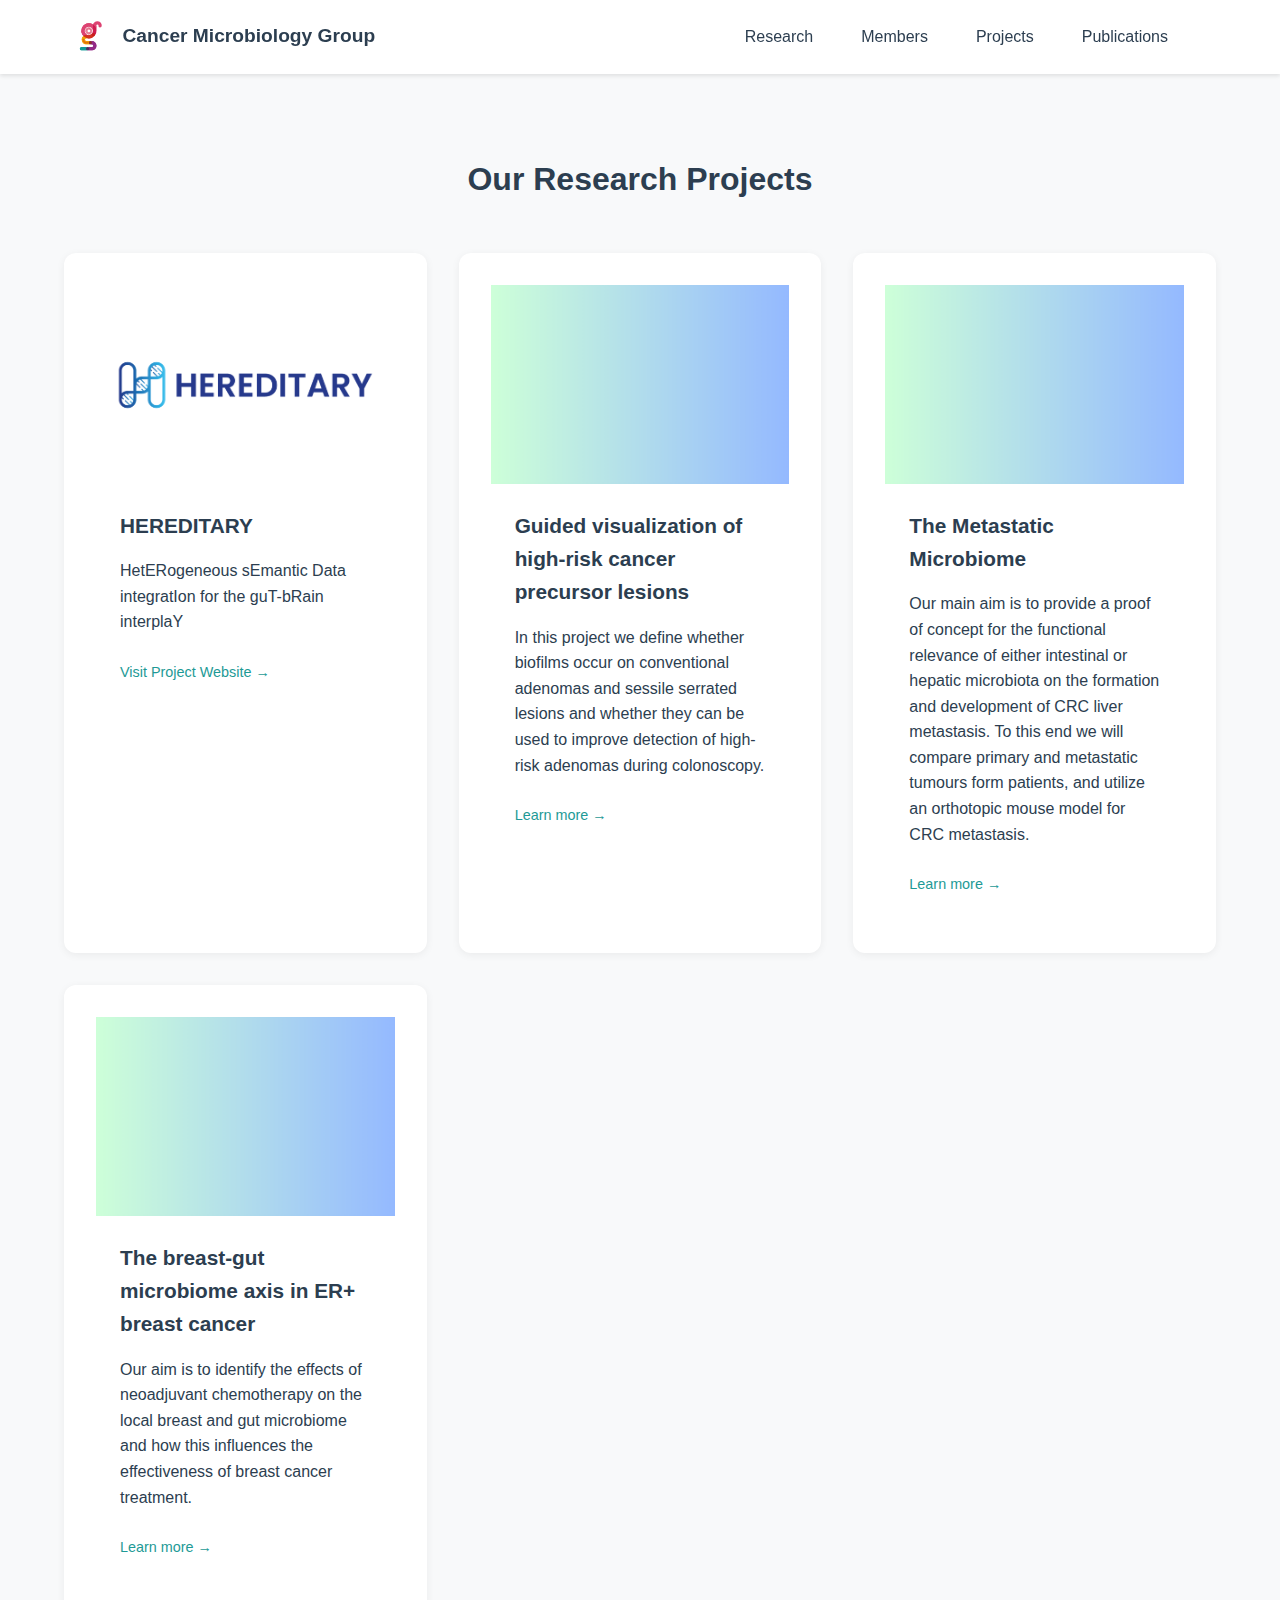
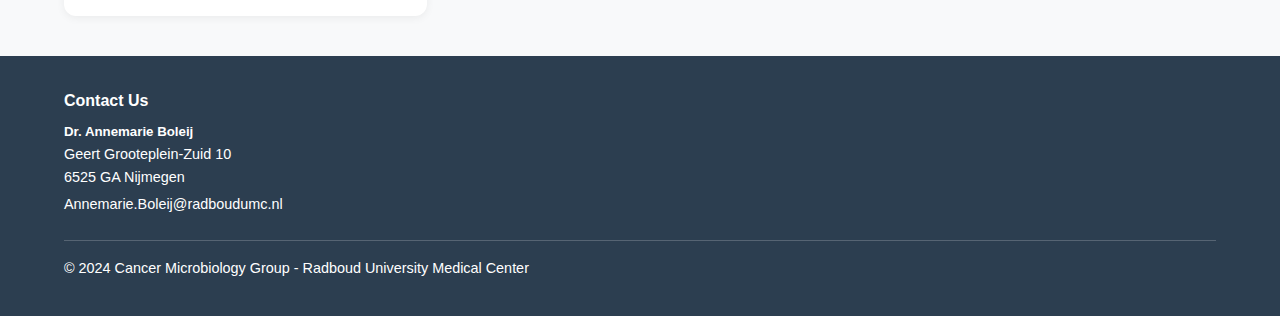
<file: pages/projects.html>
<!DOCTYPE html>
<html lang="en">
<head>
   <meta charset="UTF-8">
   <meta name="viewport" content="width=device-width, initial-scale=1.0">
   <title>Projects - Cancer Microbiology Group</title>
   <link rel="stylesheet" href="../styles/main.css">
   <link rel="stylesheet" href="../styles/projects.css">
   <link rel="icon" type="image/png" href="../assets/icons/GUTS - icon - fullcolor.svg">
</head>
<body>
   <header class="header">
       <div class="header-content">
           <a href="../index.html" class="logo">
               <img src="../assets/icons/GUTS - icon - fullcolor.svg" alt="Logo">
               <span>Cancer Microbiology Group</span>
           </a>
           <nav class="nav">
               <ul>
                   <li><a href="../index.html#research-narrative">Research</a></li>
                   <li><a href="members.html">Members</a></li>
                   <li><a href="projects.html">Projects</a></li>
                   <li><a href="publications.html">Publications</a></li>
               </ul>
           </nav>
       </div>
   </header>


   <main class="projects-page">
    <div class="projects-container">
        <h2 class="section-title">Our Research Projects</h2>

        <div class="projects-grid">
            <a href="https://hereditary-project.eu" target="_blank" class="project-card">
                <div class="project-image">
                    <img src="../assets/projects/hereditary.png" alt="HEREDITARY Project">
                </div>
                <div class="project-content">
                    <h3>HEREDITARY</h3>
                    <p>HetERogeneous sEmantic Data integratIon for the guT-bRain interplaY</p>
                    <span class="project-link">Visit Project Website →</span>
                </div>
            </a>

            <a href="projects/metastatic-microbiome.html" class="project-card">
                <div class="project-image">
                    <img src="../assets/projects/project-placeholder.png" alt="Metastatic Microbiome Project">
                </div>
                <div class="project-content">
                    <h3>Guided visualization of high-risk cancer precursor lesions</h3>
                    <p>In this project we define whether biofilms occur on conventional adenomas and sessile serrated lesions and whether they can be used to improve detection of high-risk adenomas during colonoscopy.</p>
                    <span class="project-link">Learn more →</span>
                </div>
            </a>

            <a href="projects/metastatic-microbiome.html" class="project-card">
                <div class="project-image">
                    <img src="../assets/projects/project-placeholder.png" alt="Metastatic Microbiome Project">
                </div>
                <div class="project-content">
                    <h3>The Metastatic Microbiome</h3>
                    <p>Our main aim is to provide a proof of concept for the functional relevance of either intestinal or hepatic microbiota on the formation and development of CRC liver metastasis. To this end we will compare primary and metastatic tumours form patients, and utilize an orthotopic mouse model for CRC metastasis.</p>
                    <span class="project-link">Learn more →</span>
                </div>
            </a>

            <a href="projects/metastatic-microbiome.html" class="project-card">
                <div class="project-image">
                    <img src="../assets/projects/project-placeholder.png" alt="Metastatic Microbiome Project">
                </div>
                <div class="project-content">
                    <h3>The breast-gut microbiome axis in ER+ breast cancer</h3>
                    <p>Our aim is to identify the effects of neoadjuvant chemotherapy on the local breast and gut microbiome and how this influences the effectiveness of breast cancer treatment.</p>
                    <span class="project-link">Learn more →</span>
                </div>
            </a>

        </div>
    </div>
</main>

   <footer class="footer">
       <div class="footer-content">
           <h4>Contact Us</h4>
           <h5>Dr. Annemarie Boleij</h5>
           <p>Geert Grooteplein-Zuid 10<br>
           6525 GA Nijmegen</p>
           <p><a href="mailto:Annemarie.Boleij@radboudumc.nl">Annemarie.Boleij@radboudumc.nl</a></p>
           <p class="footer-copyright">&copy; 2024 Cancer Microbiology Group - Radboud University Medical Center</p>
       </div>
   </footer>
</body>
</html>
</file>
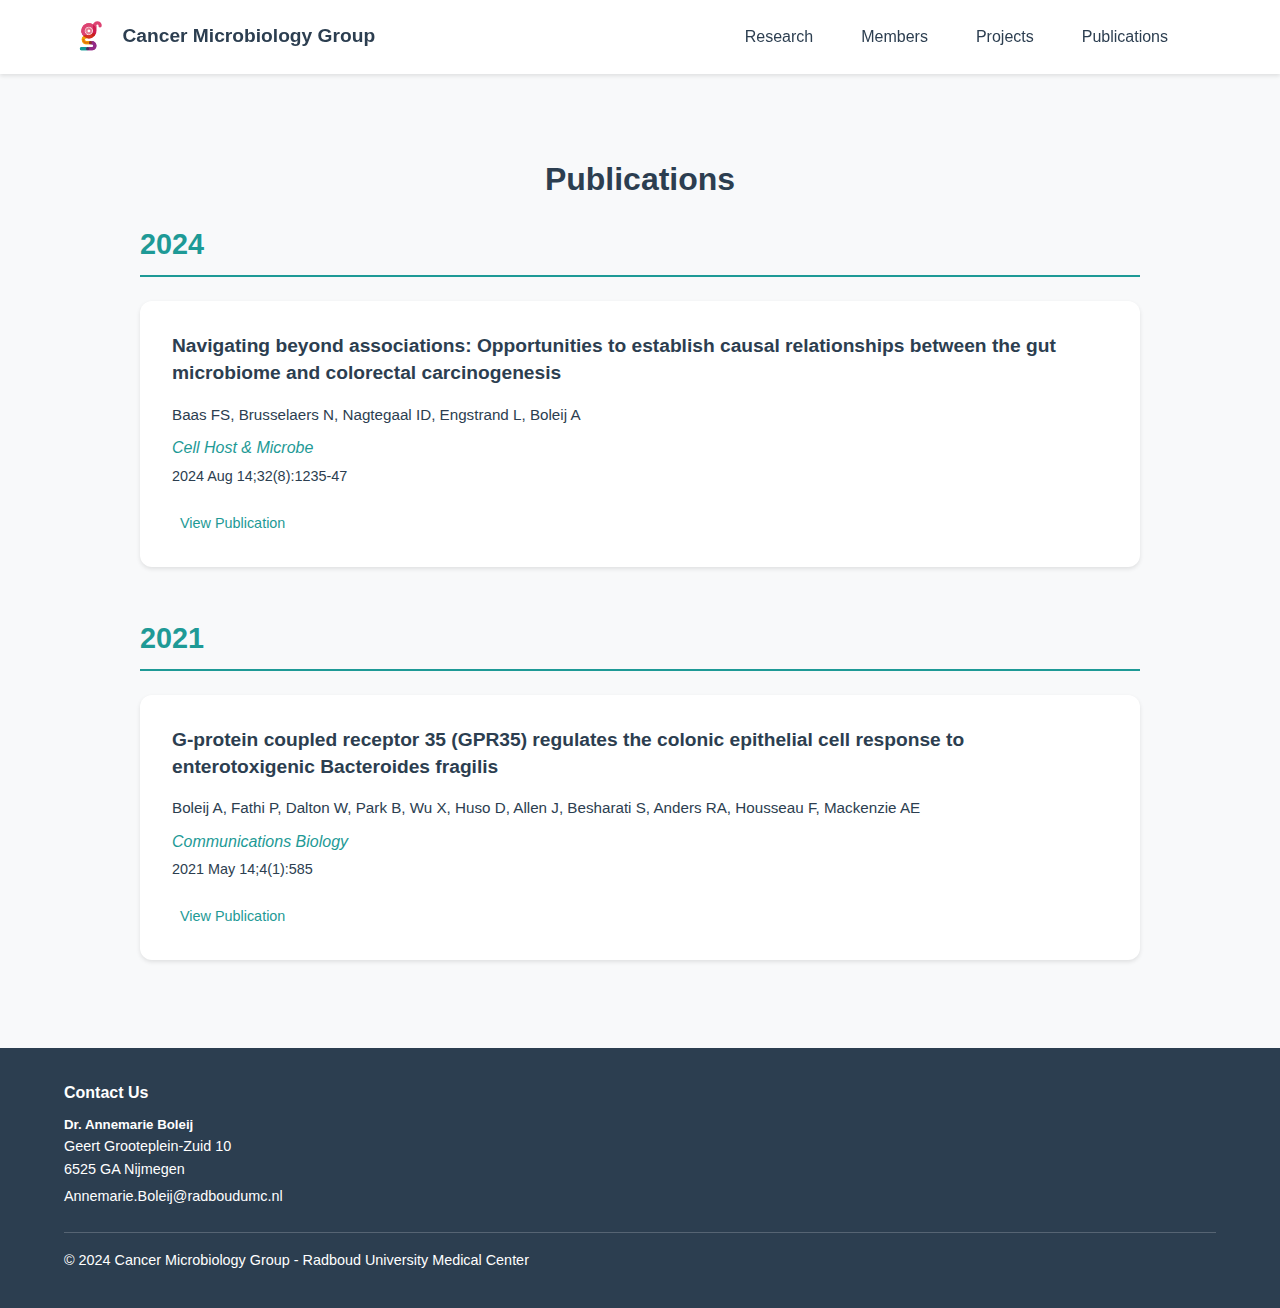
<file: pages/publications.html>
<!DOCTYPE html>
<html lang="en">
<head>
    <meta charset="UTF-8">
    <meta name="viewport" content="width=device-width, initial-scale=1.0">
    <title>Publications - Cancer Microbiology Group</title>
    <link rel="stylesheet" href="../styles/main.css">
    <link rel="stylesheet" href="../styles/publications.css">
    <link rel="icon" type="image/png" href="../assets/icons/GUTS - icon - fullcolor.svg">
</head>
<body>
    <header class="header">
        <div class="header-content">
            <a href="#" class="logo">
                <img src="../assets/icons/GUTS - icon - fullcolor.svg" alt="Logo">
                <span>Cancer Microbiology Group</span>
             </a>
            <nav class="nav">
                <ul>
                    <li><a href="../index.html">Research</a></li>
                    <li><a href="members.html">Members</a></li>
                    <li><a href="projects.html">Projects</a></li>
                    <li><a href="publications.html">Publications</a></li>
                </ul>
            </nav>
        </div>
     </header>

    <main class="publications-page">
        <h2 class="section-title">Publications</h2>

        <div class="publications-container">
            <div class="year-section">
                <h3 class="year">2024</h3>
                <div class="publication-card">
                    <div class="publication-info">
                        <h4 class="pub-title">Navigating beyond associations: Opportunities to establish causal relationships between the gut microbiome and colorectal carcinogenesis</h4>
                        <p class="authors">Baas FS, Brusselaers N, Nagtegaal ID, Engstrand L, Boleij A</p>
                        <p class="journal">Cell Host & Microbe</p>
                        <p class="pub-details">2024 Aug 14;32(8):1235-47</p>
                        <div class="pub-links">
                            <a href="#" class="pub-link">
                                <i class="fas fa-external-link-alt"></i> View Publication
                            </a>
                        </div>
                    </div>
                </div>
            </div>

            <div class="year-section">
                <h3 class="year">2021</h3>
                <div class="publication-card">
                    <div class="publication-info">
                        <h4 class="pub-title">G-protein coupled receptor 35 (GPR35) regulates the colonic epithelial cell response to enterotoxigenic Bacteroides fragilis</h4>
                        <p class="authors">Boleij A, Fathi P, Dalton W, Park B, Wu X, Huso D, Allen J, Besharati S, Anders RA, Housseau F, Mackenzie AE</p>
                        <p class="journal">Communications Biology</p>
                        <p class="pub-details">2021 May 14;4(1):585</p>
                        <div class="pub-links">
                            <a href="#" class="pub-link">
                                <i class="fas fa-external-link-alt"></i> View Publication
                            </a>
                        </div>
                    </div>
                </div>
            </div>
        </div>
    </main>
    <footer class="footer">
        <div class="footer-content">
            <h4>Contact Us</h4>
                <h5>Dr. Annemarie Boleij</h5>
                <p>Geert Grooteplein-Zuid 10<br>
                6525 GA Nijmegen</p>
                <p><a href="mailto:Annemarie.Boleij@radboudumc.nl">Annemarie.Boleij@radboudumc.nl</a></p>
            <p class="footer-copyright">&copy; 2024 Cancer Microbiology Group - Radboud University Medical Center</p>
        </div>
    </footer>
</body>
</html>
</file>
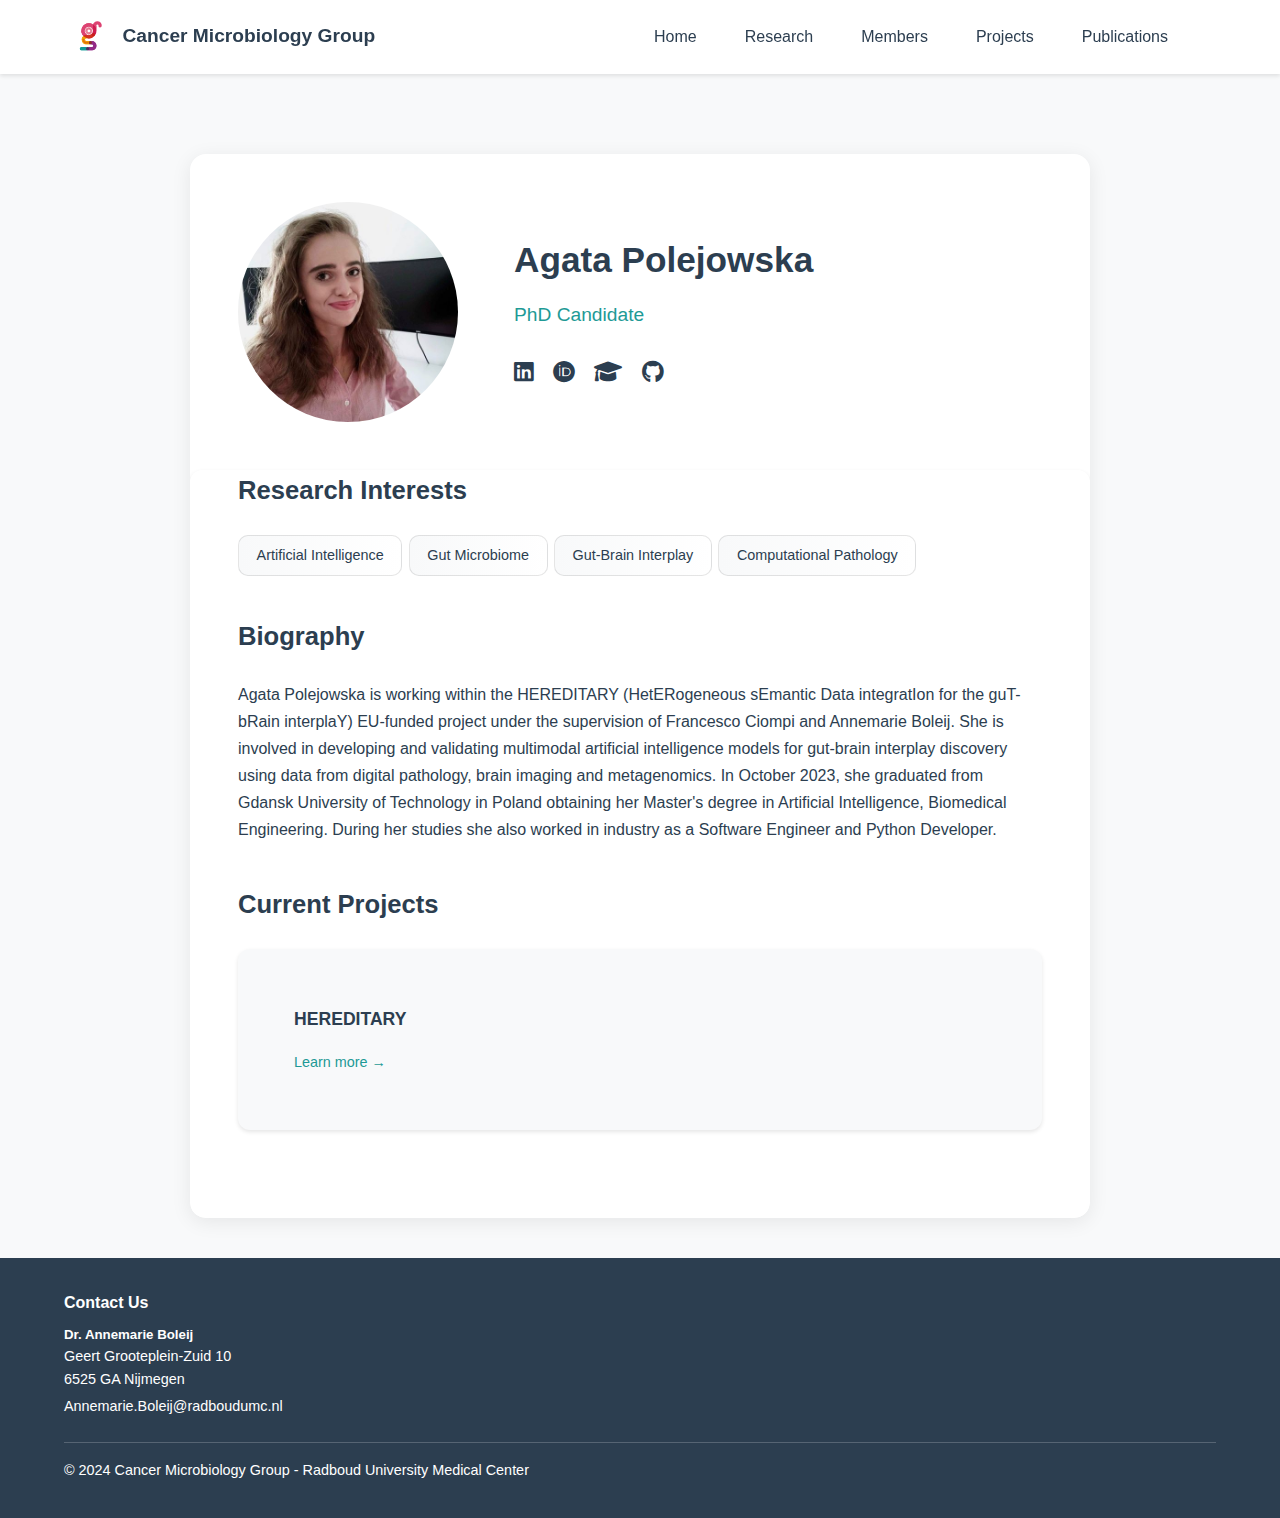
<file: pages/members/agata.html>
<!DOCTYPE html>
<html lang="en">
<head>
    <meta charset="UTF-8">
    <meta name="viewport" content="width=device-width, initial-scale=1.0">
    <title>Agata Polejowska - Cancer Microbiology Group</title>
    <link rel="stylesheet" href="../../styles/main.css">
    <link rel="stylesheet" href="../../styles/profile.css">
    <link rel="icon" type="image/png" href="../../assets/icons/GUTS - icon - fullcolor.svg">
    <link rel="stylesheet" href="https://cdnjs.cloudflare.com/ajax/libs/font-awesome/6.0.0/css/all.min.css">
</head>
<body>
    <header class="header">
        <div class="header-content">
            <a href="#" class="logo">
                <img src="../../assets/icons/GUTS - icon - fullcolor.svg" alt="Logo">
                <span>Cancer Microbiology Group</span>
             </a>
            <nav class="nav">
                <ul>
                    <li><a href="../../index.html">Home</a></li>
                    <li><a href="../../index.html#research-narrative">Research</a></li>
                    <li><a href="../members.html">Members</a></li>
                    <li><a href="../projects.html">Projects</a></li>
                    <li><a href="../publications.html">Publications</a></li>
                </ul>
            </nav>
        </div>
     </header>
     <main class="profile-page">
        <div class="profile-container">
            <div class="profile-card">
                <div class="profile-hero">
                    <div class="profile-image">
                        <img src="../../assets/team-photos/agata.png" alt="Agata Polejowska">
                    </div>
                    <div class="profile-info">
                        <h1>Agata Polejowska</h1>
                        <p class="profile-role">PhD Candidate</p>
                        <div class="profile-social">
                            <a href="https://www.linkedin.com/in/agatapolejowska/" class="social-link" title="LinkedIn">
                                <i class="fab fa-linkedin"></i>
                            </a>
                            <a href="https://orcid.org/0009-0001-6703-2926" class="social-link" title="ORCID">
                                <i class="fab fa-orcid"></i>
                            </a>
                            <a href="https://scholar.google.com/citations?user=guYHlkYAAAAJ&hl=en" class="social-link" title="Google Scholar">
                                <i class="fas fa-graduation-cap"></i>
                            </a>
                            <a href="https://github.com/polejowska" class="social-link" title="GitHub">
                                <i class="fab fa-github"></i>
                            </a>
                        </div>
                    </div>
                </div>
    
                <div class="profile-content">

                    <section class="interests-section">
                        <h2>Research Interests</h2>
                        <div class="interest-tags">
                            <span class="interest-tag">Artificial Intelligence</span>
                            <span class="interest-tag">Gut Microbiome</span>
                            <span class="interest-tag">Gut-Brain Interplay</span>
                            <span class="interest-tag">Computational Pathology</span>
                        </div>
                    </section>
                    
                    <section class="bio-section">
                        <h2>Biography</h2>
                        <p>Agata Polejowska is working within the HEREDITARY (HetERogeneous sEmantic Data integratIon for the guT-bRain interplaY) EU-funded project under the supervision of Francesco Ciompi and Annemarie Boleij. She is involved in developing and validating multimodal artificial intelligence models for gut-brain interplay discovery using data from digital pathology, brain imaging and metagenomics. In October 2023, she graduated from Gdansk University of Technology in Poland obtaining her Master's degree in Artificial Intelligence, Biomedical Engineering. During her studies she also worked in industry as a Software Engineer and Python Developer.</p>
                    </section>

    
                    <section class="projects-section">
                        <h2>Current Projects</h2>
                        <div class="projects-grid">
                            <a href="https://hereditary-project.eu" class="project-card">
                                <div class="project-content">
                                    <h3>HEREDITARY</h3>
                                    <p></p>
                                    <span class="project-link">Learn more →</span>
                                </div>
                            </a>
                        </div>
                    </section>
                </div>
            </div>
        </div>
    </main>
    <footer class="footer">
        <div class="footer-content">
            <h4>Contact Us</h4>
                <h5>Dr. Annemarie Boleij</h5>
                <p>Geert Grooteplein-Zuid 10<br>
                6525 GA Nijmegen</p>
                <p><a href="mailto:Annemarie.Boleij@radboudumc.nl">Annemarie.Boleij@radboudumc.nl</a></p>
            <p class="footer-copyright">&copy; 2024 Cancer Microbiology Group - Radboud University Medical Center</p>
        </div>
    </footer>
</body>
</html>
</file>
<file: styles/main.css>
:root {
    --primary: #2c3e50;
    --secondary: #1e9a96;
    --accent: #e74c3c;
    --background: #f8f9fa;
    --text: #2c3e50;
    --spacing: 2rem;
}

* {
    margin: 0;
    padding: 0;
    box-sizing: border-box;
}

body {
    font-family: 'Segoe UI', Tahoma, Geneva, Verdana, sans-serif;
    line-height: 1.6;
    color: var(--text);
    background-color: var(--background);
}

.header {
    position: static;
    width: 100%;
    background-color: white;
    box-shadow: 0 2px 4px rgba(0,0,0,0.1);
    z-index: 1000;
}

.nav ul {
    display: flex;
    justify-content: center;
    list-style: none;
    padding: 1rem;
}

.nav a {
    color: var(--primary);
    text-decoration: none;
    padding: 0.5rem 1rem;
    margin: 0 0.5rem;
    transition: color 0.3s;
}

.nav a:hover {
    color: var(--secondary);
}

.hero {
    height: 40vh;
    background-image: linear-gradient(rgba(255, 255, 255, 0.365), rgba(255, 255, 255, 0.5)),
    url('assets/logos/GUTS_primary_logo.svg');
    background-size: contain;
    background-repeat: no-repeat;
    background-position: center;
    display: flex;
    align-items: center;
    justify-content: center;
    color: black;
    text-align: center;
    padding-top: 60px;
    margin-top: 60px;
 }
 
 .hero h1 {
    text-shadow: 2px 2px 4px rgba(0,0,0,0.5);
 }

.section {
    padding: var(--spacing) 5%;
}

.section h2 {
    text-align: center;
    margin-bottom: var(--spacing);
    color: var(--primary);
}

.content {
    max-width: 900px;
    margin: 0 auto;
}

.content p {
    margin-bottom: 1rem;
}

.project-grid {
    display: grid;
    grid-template-columns: repeat(auto-fit, minmax(300px, 1fr));
    gap: var(--spacing);
}

.project-card {
    background: white;
    padding: 2rem;
    border-radius: 8px;
    box-shadow: 0 2px 4px rgba(0,0,0,0.1);
}

.project-card h3 {
    color: var(--secondary);
    margin-bottom: 1rem;
}

.team-grid {
    display: grid;
    grid-template-columns: repeat(auto-fit, minmax(200px, 1fr));
    gap: var(--spacing);
    text-align: center;
}

.team-member {
    margin-bottom: var(--spacing);
}

.team-member img {
    width: 200px;
    height: 200px;
    border-radius: 50%;
    margin-bottom: 1rem;
    object-fit: cover;
}

.team-member h3 {
    color: var(--primary);
    margin-bottom: 0.5rem;
}

.contact-content {
    display: flex;
    justify-content: center;
    gap: var(--spacing);
}

.contact-info {
    background: white;
    padding: 2rem;
    border-radius: 8px;
    box-shadow: 0 2px 4px rgba(0,0,0,0.1);
}

.button {
    display: inline-block;
    padding: 0.8rem 1.5rem;
    background-color: var(--secondary);
    color: white;
    text-decoration: none;
    border-radius: 4px;
    transition: background-color 0.3s;
}

.button:hover {
    background-color: var(--primary);
}

.footer {
    background-color: var(--primary);
    color: white;
    text-align: center;
    padding: 1rem;
}

@media (max-width: 768px) {
    .nav ul {
        flex-direction: column;
        align-items: center;
    }
    
    .nav li {
        margin: 0.5rem 0;
    }
    
    .hero h1 {
        font-size: 2.5rem;
    }
    
    .section {
        padding: var(--spacing) 1rem;
    }
}

.publication-year {
    margin-bottom: 2rem;
}

.publication-year h3 {
    color: var(--secondary);
    font-size: 1.5rem;
    margin-bottom: 1rem;
    padding-bottom: 0.5rem;
    border-bottom: 2px solid var(--secondary);
}

.journal {
    color: var(--accent);
    font-weight: 500;
    font-style: italic;
}

.publication {
    background: white;
    padding: 1.5rem;
    border-radius: 8px;
    box-shadow: 0 2px 4px rgba(0,0,0,0.1);
    margin-bottom: 1rem;
    display: block;
    text-decoration: none;
    color: var(--text);
    transition: transform 0.2s, box-shadow 0.2s;
}

.publication p {
    margin: 0;
    line-height: 1.6;
}

.publication:hover {
    transform: translateY(-2px);
    box-shadow: 0 4px 8px rgba(0,0,0,0.15);
}

.publication-title {
    color: #0e1822;
    font-weight: 500;
    margin-bottom: 0.3rem;
}

.journal {
    color: #1e9a96;
    font-style: italic;
}

.publications-content {
    max-width: 1000px;
    margin: 0 auto;
}

.footer {
    background-color: #2c3e50;
    color: white;
    padding: 2rem 5%;
}

.footer-content {
    text-align: left;
    max-width: 1200px;
}

.footer h3 {
    font-size: 1.2rem;
    margin-bottom: 0.75rem;
}

.footer h4 {
    font-size: 1rem;
    margin-bottom: 0.5rem;
}

.footer p {
    font-size: 0.9rem;
    margin-bottom: 0.25rem;
}

.footer a {
    color: white;
    text-decoration: none;
}


.footer-copyright {
    margin-top: 1.5rem;
    padding-top: 1rem;
    border-top: 1px solid rgba(255, 255, 255, 0.2);
    font-size: 0.8rem;
}




.group-photo-section::after {
    content: '';
    position: absolute;
    top: 0;
    left: 0;
    width: 100%;
    height: 100%;
    background: linear-gradient(rgba(44, 62, 80, 0.1), rgba(44, 62, 80, 0.2));
}
.section.team {
    padding-bottom: 0;
}

.group-photo-section {
    width: 100%;
    height: 50vh;
    overflow: hidden;
    position: relative;
    margin: 0 0 4rem 0;
}

.group-photo {
    width: 100%;
    height: 100%;
    object-fit: cover;
    object-position: center 30%;
}


.header-content {
    display: flex;
    justify-content: space-between;
    align-items: center;
    max-width: 1200px;
    margin: 0 auto;
    padding: 0.5rem 2rem;
}

.logo {
    display: flex;
    align-items: center;
    gap: 1rem;
}

.logo img {
    height: 40px;
    width: auto;
}

.logo span {
    font-size: 1.2rem;
    font-weight: 600;
    color: var(--primary);
}

.logo {
    display: flex;
    align-items: center;
    gap: 1rem;
    text-decoration: none;
}

.header {
    position: sticky;
    top: 0;
    width: 100%;
    background-color: rgba(255, 255, 255, 0.95);
    backdrop-filter: blur(5px);
    box-shadow: 0 2px 4px rgba(0,0,0,0.1);
    z-index: 1000;
 }

 .team-member, .project-card {
    text-decoration: none;
    color: inherit;
    transition: transform 0.2s;
}

.team-member:hover, .project-card:hover {
    transform: translateY(-5px);
}

.see-more-container {
    text-align: center;
    margin: 2rem 0;
}

.see-more {
    display: inline-flex;
    align-items: center;
    gap: 0.5rem;
    padding: 0.8rem 1.5rem;
    background-color: var(--primary);
    color: white;
    text-decoration: none;
    border-radius: 4px;
    transition: transform 0.2s, background-color 0.2s;
}

.see-more:hover {
    transform: translateX(5px);
    background-color: var(--secondary);
}

.see-more svg {
    transition: transform 0.2s;
}

.see-more:hover svg {
    transform: translateX(3px);
}

.projects-explore {
    padding: 2rem 0;
    text-align: center;
}

.explore-card {
    max-width: 350px;
    margin: 0 auto;
    padding: 2rem;
    background: linear-gradient(45deg, var(--primary), var(--secondary));
    border-radius: 8px;
    color: white;
}

.explore-card h3 {
    margin-bottom: 0.5rem;
    font-size: 1.5rem;
}

.explore-card p {
    margin-bottom: 1.5rem;
    opacity: 0.9;
}

.explore-link {
    display: inline-flex;
    align-items: center;
    gap: 0.8rem;
    color: white;
    text-decoration: none;
    padding: 0.8rem 1.5rem;
    background: rgba(255, 255, 255, 0.1);
    border-radius: 4px;
    transition: all 0.3s;
}

.explore-link:hover {
    background: rgba(255, 255, 255, 0.2);
    transform: translateY(-2px);
}

.explore-icon {
    transition: transform 0.3s;
}

.explore-link:hover .explore-icon {
    transform: rotate(90deg);
}

.publications-explore {
    padding: 3rem 0;
    margin: 2rem auto;
    max-width: 800px;
}

.publications-cta {
    display: block;
    text-decoration: none;
    color: inherit;
    background: linear-gradient(to right, var(--background), white);
    border-radius: 12px;
    padding: 2rem;
    box-shadow: 0 4px 6px rgba(0,0,0,0.1);
    transition: transform 0.3s, box-shadow 0.3s;
    border: 1px solid rgba(0,0,0,0.1);
}

.publications-cta:hover {
    transform: translateY(-5px);
    box-shadow: 0 8px 12px rgba(0,0,0,0.1);
}

.publications-cta-content {
    display: flex;
    align-items: center;
    gap: 2rem;
}

.cta-icon {
    color: var(--secondary);
    transition: transform 0.3s;
}

.publications-cta:hover .cta-icon {
    transform: rotate(-5deg);
}

.cta-text h4 {
    font-size: 1.4rem;
    margin-bottom: 0.5rem;
    color: var(--primary);
}

.cta-text p {
    color: #666;
    margin-bottom: 0.75rem;
}

.cta-link {
    color: var(--secondary);
    font-weight: 500;
    display: inline-flex;
    align-items: center;
    gap: 0.5rem;
}

.cta-link::after {
    content: '→';
    transition: transform 0.3s;
}

.publications-cta:hover .cta-link::after {
    transform: translateX(5px);
}
</file>
<file: styles/projects.css>
.projects-page {
    background-color: var(--background);
    padding: 80px 5% 40px;
}

.projects-container {
    max-width: 1200px;
    margin: 0 auto;
}

.section-title {
    text-align: center;
    color: var(--primary);
    font-size: 2rem;
    margin-bottom: 3rem;
}

.projects-grid {
    display: grid;
    grid-template-columns: repeat(auto-fit, minmax(300px, 1fr));
    gap: 2rem;
}

.project-card {
    background: white;
    border-radius: 12px;
    overflow: hidden;
    text-decoration: none;
    color: inherit;
    transition: transform 0.3s;
    box-shadow: 0 2px 8px rgba(0,0,0,0.06);
}

.project-card:hover {
    transform: translateY(-5px);
}

.project-image {
    width: 100%;
    height: 200px;
    overflow: hidden;
}

.project-image img {
    width: 100%;
    height: 100%;
    object-fit: contain;
    transition: transform 0.3s;
}

.project-card:hover .project-image img {
    transform: scale(1.05);
}

.project-content {
    padding: 1.5rem;
}

.project-content h3 {
    color: var(--primary);
    font-size: 1.3rem;
    margin-bottom: 1rem;
}

.project-content p {
    color: var(--text);
    margin-bottom: 1.5rem;
    line-height: 1.6;
}

.project-link {
    color: var(--secondary);
    font-size: 0.9rem;
    display: inline-flex;
    align-items: center;
    gap: 0.5rem;
    transition: gap 0.3s;
}

.project-card:hover .project-link {
    gap: 0.8rem;
}

@media (max-width: 768px) {
    .section-title {
        font-size: 1.75rem;
    }
    
    .projects-grid {
        grid-template-columns: 1fr;
    }
}
</file>
<file: styles/publications.css>
.publications-page {
    background-color: var(--background);
    padding: 80px 5% 40px;
}

.publications-container {
    max-width: 1000px;
    margin: 0 auto;
}

.year-section {
    margin-bottom: 3rem;
}

.year {
    color: var(--secondary);
    font-size: 1.8rem;
    margin-bottom: 1.5rem;
    padding-bottom: 0.5rem;
    border-bottom: 2px solid var(--secondary);
}

.publication-card {
    background: white;
    border-radius: 12px;
    padding: 2rem;
    margin-bottom: 1.5rem;
    box-shadow: 0 2px 4px rgba(0,0,0,0.1);
    transition: transform 0.3s;
}

.publication-card:hover {
    transform: translateY(-5px);
}

.pub-title {
    color: var(--primary);
    font-size: 1.2rem;
    margin-bottom: 1rem;
    line-height: 1.4;
}

.authors {
    color: var(--text);
    margin-bottom: 0.5rem;
    font-size: 0.95rem;
}

.journal {
    color: var(--secondary);
    font-weight: 500;
    margin-bottom: 0.25rem;
    font-style: italic;
}

.pub-details {
    color: var(--text);
    font-size: 0.9rem;
    margin-bottom: 1rem;
}

.pub-links {
    display: flex;
    gap: 1rem;
    margin-top: 1.5rem;
}

.pub-link {
    display: inline-flex;
    align-items: center;
    gap: 0.5rem;
    color: var(--secondary);
    text-decoration: none;
    font-size: 0.9rem;
    transition: color 0.3s;
}

.pub-link:hover {
    color: var(--primary);
}

@media (max-width: 768px) {
    .publications-container {
        padding: 0;
    }

    .publication-card {
        padding: 1.5rem;
    }
}

.section-title {
    color: var(--primary);
    font-size: 2.0rem;
    margin-bottom: 1rem;
    text-align: center;
}
</file>
<file: styles/profile.css>
.profile-page {
    background-color: var(--background);
    padding: 80px 5% 40px;
}

.profile-container {
    max-width: 1000px;
    margin: 0 auto;
}

.profile-header {
    background: white;
    border-radius: 12px;
    padding: 2rem;
    display: flex;
    gap: 3rem;
    align-items: center;
    margin-bottom: 2rem;
    box-shadow: 0 2px 4px rgba(0,0,0,0.1);
}

.profile-image {
    width: 200px;
    height: 200px;
    flex-shrink: 0;
}

.profile-image img {
    width: 100%;
    height: 100%;
    border-radius: 50%;
    object-fit: cover;
}

.profile-info {
    flex: 1;
}

.profile-info h1 {
    color: var(--primary);
    margin-bottom: 0.5rem;
    font-size: 2rem;
}

.profile-role {
    color: var(--secondary);
    font-size: 1.1rem;
    margin-bottom: 1rem;
}

.profile-social {
    display: flex;
    gap: 1rem;
}

.social-link {
    color: var(--text);
    font-size: 1.5rem;
    transition: color 0.3s;
}

.social-link:hover {
    color: var(--secondary);
}

.profile-content {
    background: white;
    border-radius: 12px;
    padding: 2rem;
    box-shadow: 0 2px 4px rgba(0,0,0,0.1);
}

.profile-content section {
    margin-bottom: 2rem;
}

.profile-content h2 {
    color: var(--primary);
    margin-bottom: 1rem;
    font-size: 1.5rem;
}

.profile-content p {
    line-height: 1.6;
    margin-bottom: 1rem;
}

.research-section ul {
    list-style-type: none;
    padding: 0;
}

.research-section li {
    margin-bottom: 0.5rem;
    padding-left: 1.5rem;
    position: relative;
}

.research-section li::before {
    content: '•';
    color: var(--secondary);
    position: absolute;
    left: 0;
}

@media (max-width: 768px) {
    .profile-header {
        flex-direction: column;
        text-align: center;
        gap: 1.5rem;
    }

    .profile-social {
        justify-content: center;
    }

    .profile-image {
        width: 150px;
        height: 150px;
        margin: 0 auto;
    }
}

.profile-page {
    background-color: var(--background);
    padding: 80px 5% 40px;
}

.profile-container {
    max-width: 1000px;
    margin: 0 auto;
}

.profile-card {
    background: white;
    border-radius: 12px;
    box-shadow: 0 2px 4px rgba(0,0,0,0.1);
    overflow: hidden;
}

.profile-header {
    padding: 2rem;
    display: flex;
    gap: 3rem;
    align-items: center;
    border-bottom: 1px solid rgba(0,0,0,0.1);
}

.profile-content {
    padding: 2rem;
}

.profile-content section {
    margin-bottom: 2.5rem;
}

.profile-content h2 {
    color: var(--primary);
    margin-bottom: 1.5rem;
    font-size: 1.5rem;
}

/* Tags styling */
.tags-container {
    display: flex;
    flex-wrap: wrap;
    gap: 0.75rem;
}

.tag {
    background: var(--background);
    color: var(--primary);
    padding: 0.5rem 1rem;
    border-radius: 5px;
    font-size: 0.85rem;
    transition: all 0.3s;
    border: 1px solid var(--secondary);
}

.tag:hover {
    background: var(--secondary);
    color: white;
}

@media (max-width: 768px) {
    .profile-header {
        flex-direction: column;
        text-align: center;
        gap: 1.5rem;
    }

    .profile-social {
        justify-content: center;
    }

    .tags-container {
        justify-content: center;
    }
}

.interests-section {
    margin-bottom: 3rem;
}

.interest-tags {
    display: flex;
    flex-wrap: wrap;
    gap: 0.4rem;
}

.interest-tag {
    background: linear-gradient(to right, var(--background), white);
    color: var(--primary);
    padding: 0.5rem 1.1rem;
    border-radius: 10px;
    font-size: 0.9rem;
    transition: all 0.3s ease;
    border: 1px solid rgba(0,0,0,0.1);
}

.interest-tag:hover {
    transform: translateY(-2px);
    box-shadow: 0 2px 8px rgba(0,0,0,0.1);
    border-color: var(--secondary);
}

.projects-grid {
    display: grid;
    grid-template-columns: repeat(auto-fit, minmax(300px, 1fr));
    gap: 1.5rem;
}

.project-card {
    background: var(--background);
    border-radius: 12px;
    overflow: hidden;
    text-decoration: none;
    transition: all 0.3s ease;
}

.project-card:hover {
    transform: translateY(-5px);
    box-shadow: 0 4px 12px rgba(0,0,0,0.1);
}

.project-content {
    padding: 1.5rem;
}

.project-content h3 {
    color: var(--primary);
    font-size: 1.1rem;
    margin-bottom: 0.75rem;
}

.project-content p {
    color: var(--text);
    font-size: 0.95rem;
    margin-bottom: 1rem;
}

.project-link {
    color: var(--secondary);
    font-size: 0.9rem;
}

@media (max-width: 768px) {
    .projects-grid {
        grid-template-columns: 1fr;
    }
    
    .interest-tags {
        justify-content: center;
    }
}

.profile-page {
    background-color: var(--background);
    padding: 80px 5% 40px;
}

.profile-container {
    max-width: 900px;
    margin: 0 auto;
}

.profile-card {
    background: white;
    border-radius: 16px;
    box-shadow: 0 4px 20px rgba(0,0,0,0.08);
}

.profile-hero {
    padding: 3rem;
    display: flex;
    gap: 3.5rem;
    align-items: center;
}

.profile-image {
    width: 220px;
    height: 220px;
    flex-shrink: 0;
}

.profile-image img {
    width: 100%;
    height: 100%;
    border-radius: 50%;
    object-fit: cover;
}

.profile-info h1 {
    color: var(--primary);
    font-size: 2.2rem;
    margin-bottom: 0.75rem;
}

.profile-role {
    color: var(--secondary);
    font-size: 1.2rem;
    margin-bottom: 1.5rem;
}

.profile-social {
    display: flex;
    gap: 1.2rem;
}

.social-link {
    color: var(--text);
    font-size: 1.4rem;
    transition: all 0.3s ease;
}

.social-link:hover {
    color: var(--secondary);
    transform: translateY(-2px);
}

.profile-content {
    padding: 0 3rem 3rem;
}

.profile-content section {
    margin-bottom: 2.5rem;
}

.profile-content h2 {
    color: var(--primary);
    font-size: 1.6rem;
    margin-bottom: 1.5rem;
}

.bio-section p {
    line-height: 1.7;
    color: var(--text);
}

@media (max-width: 768px) {
    .profile-hero {
        flex-direction: column;
        text-align: center;
        padding: 2rem;
        gap: 2rem;
    }

    .profile-image {
        width: 180px;
        height: 180px;
        margin: 0 auto;
    }

    .profile-social {
        justify-content: center;
    }

    .profile-content {
        padding: 0 2rem 2rem;
    }

}
</file>
